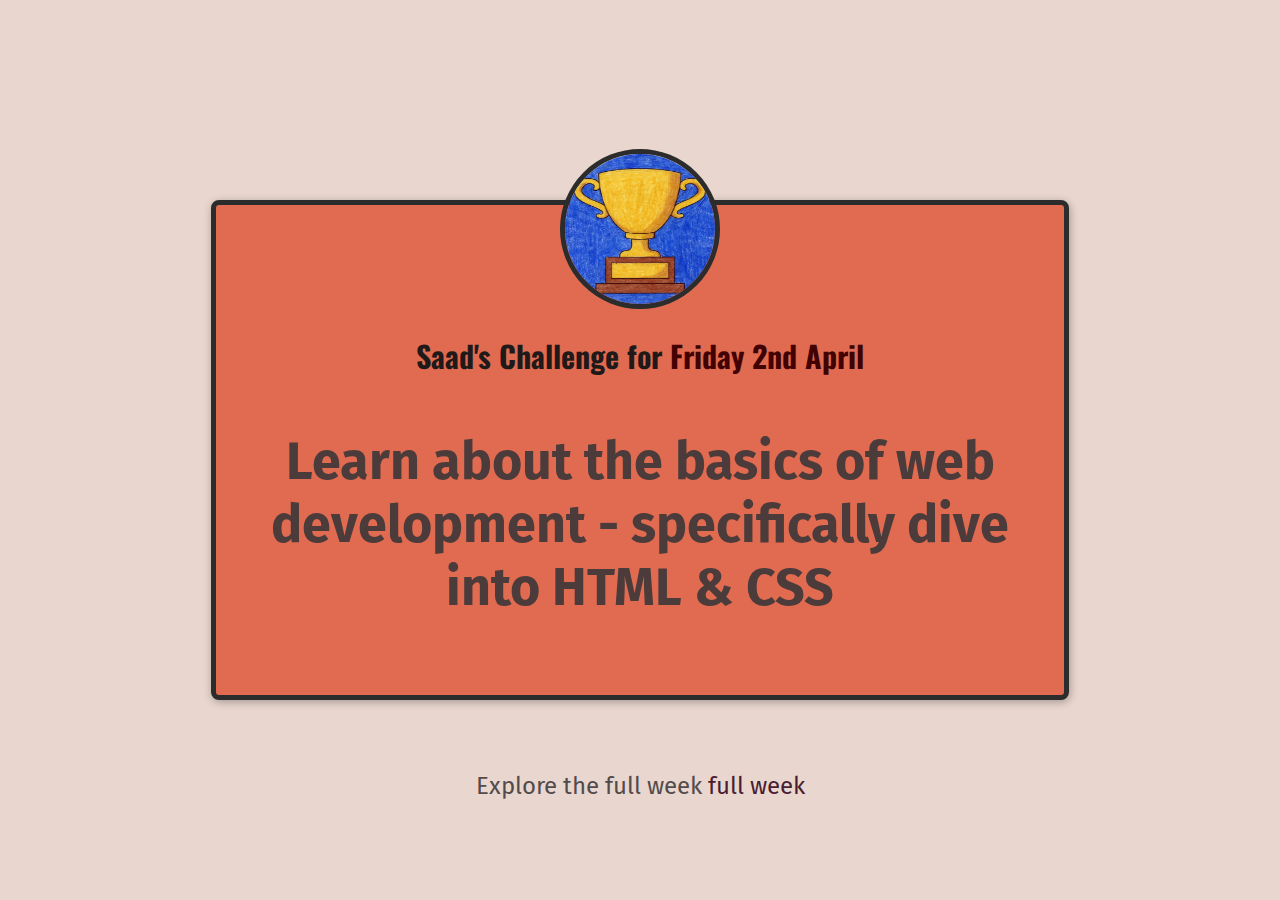
<file: index.html>
<!DOCTYPE html>
<html lang="en">
  <head>
    <meta charset="UTF-8" />
    <meta http-equiv="X-UA-Compatible" content="IE=edge" />
    <meta name="viewport" content="width=device-width, initial-scale=1.0" />
    <link rel="preconnect" href="https://fonts.googleapis.com" />
    <link rel="preconnect" href="https://fonts.gstatic.com" crossorigin />
    <link rel="preconnect" href="https://fonts.googleapis.com" />
    <link rel="preconnect" href="https://fonts.gstatic.com" crossorigin />
    <link
      href="https://fonts.googleapis.com/css2?family=Fira+Sans:wght@200;300;400;500;600;700;800;900&family=Oswald:wght@200;300;400;500;600;700&display=swap"
      rel="stylesheet"
    />
    <!-- <style>
      p {
        font-family: sans-serif;
        color: gray;
        text-align: center;
      }
      h1 {
        font-family: sans-serif;
        color: red;
        text-align: center;
      }
      a {
        color: rgb(167, 1, 78);
        text-decoration: none;
      }
      a:hover {
        text-decoration: underline;
      }
    </style> -->
    <link rel="stylesheet" href="styles/shared.css" />
    <link rel="stylesheet" href="styles/daily-challenge.css" />
    <link
      rel="icon"
      type="image/png"
      sizes="32x32"
      href="images/favicon-32x32.png"
    />
    <title>My Daily Challenge</title>
  </head>
  <body>
    <!-- <h1 style="color: red; text-align: center">
      Saad's Challenge for Friday 31st March
    </h1>
    <p style="color: gray; text-align: center">
      Learn about the basics of web development - specifically dive into HTML &
      CSS
    </p> -->

    <main>
      <img src="images/Draw-a-Trophy.webp" alt="trophy" />
      <h1>Saad's Challenge for <span>Friday 2nd April</span></h1>
      <p id="todays-challenge">
        Learn about the basics of web development - specifically dive into HTML
        & CSS
      </p>
    </main>

    <footer>
      <p>
        Explore the full week
        <a href="fullweek.html">full week</a>
      </p>
    </footer>
  </body>
</html>
</file>
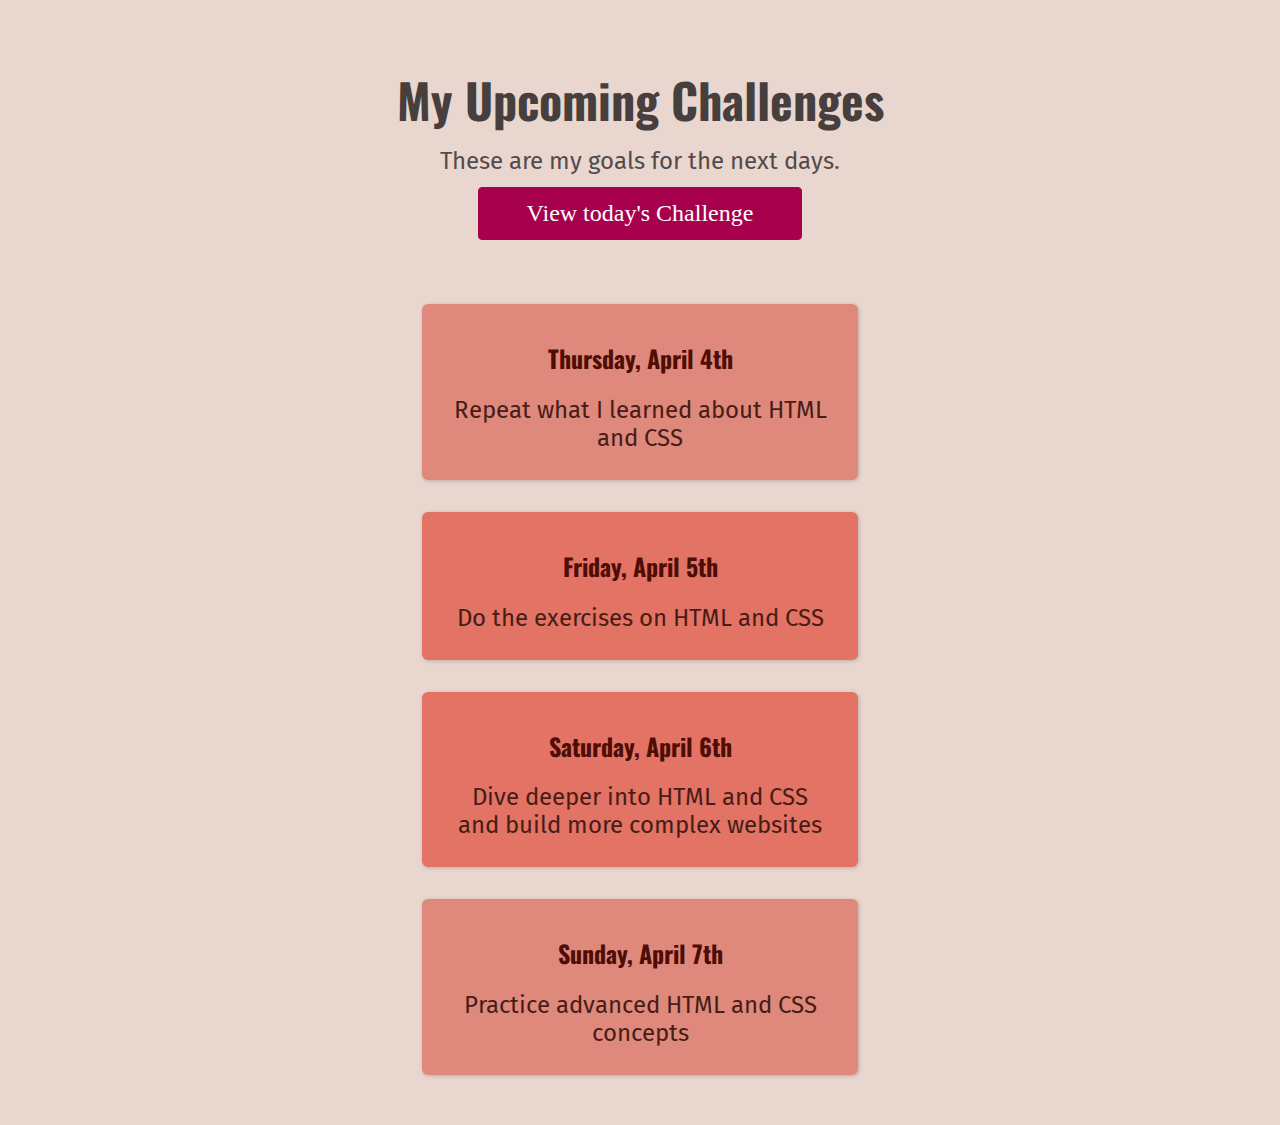
<file: fullweek.html>
<!DOCTYPE html>
<html lang="en">
  <head>
    <meta charset="UTF-8" />
    <meta http-equiv="X-UA-Compatible" content="IE=edge" />
    <meta name="viewport" content="width=device-width, initial-scale=1.0" />
    <title>My Upcoming Challenges</title>
    <link
      href="https://fonts.googleapis.com/css2?family=Fira+Sans:wght@200;300;400;500;600;700;800;900&family=Oswald:wght@200;300;400;500;600;700&display=swap"
      rel="stylesheet"
    />
    <link rel="stylesheet" href="styles/shared.css" />
    <link rel="stylesheet" href="styles/weekly-challenges.css" />
  </head>
  <body>
    <header>
      <h1>My Upcoming Challenges</h1>
      <p id="description">These are my goals for the next days.</p>
      <a href="index.html">View today's Challenge</a>
    </header>
    <main>
      <ol>
        <li>
          <h2>Thursday, April 4th</h2>
          <p>Repeat what I learned about HTML and CSS</p>
        </li>
        <li class="highlight-goal">
          <h2>Friday, April 5th</h2>
          <p>Do the exercises on HTML and CSS</p>
        </li>
        <li class="highlight-goal">
          <h2>Saturday, April 6th</h2>
          <p>Dive deeper into HTML and CSS and build more complex websites</p>
        </li>
        <li>
          <h2>Sunday, April 7th</h2>
          <p>Practice advanced HTML and CSS concepts</p>
        </li>
      </ol>
    </main>
  </body>
</html>
</file>
<file: styles/shared.css>
body {
  margin: 50px;
  text-align: center;
  background-color: rgb(233, 215, 207);
  color: rgb(83, 75, 75);
}

h1 {
  font-family: "Oswald", sans-serif;
}

p {
  font-family: "Fira Sans", sans-serif;
  font-size: 24px;
}

a {
  text-decoration: none;
  color: rgb(167, 1, 78);
}

a:hover {
  text-decoration: underline;
}
</file>
<file: styles/daily-challenge.css>
img {
  width: 150px;
  height: 150px;
  border-radius: 100px;
  margin-top: -80px;
  border: 5px solid rgb(44, 44, 44);
}

h1 {
  color: rgb(31, 25, 25);
  font-size: 30px;
}

#todays-challenge {
  color: rgb(75, 59, 59);
  font-weight: bold;
  font-size: 52px;
}

a {
  color: rgb(73, 29, 50);
}
main {
  border: 5px solid rgb(44, 44, 44);
  box-shadow: 1px 2px 8px rgb(0, 0, 0, 0.3);
  border-radius: 8px;
  width: 800px;
  background-color: #e16b51;
  margin: 200px auto 72px auto;
  padding: 24px;
}
span {
  color: rgb(66, 2, 2);
}
</file>
<file: styles/weekly-challenges.css>
header {
  margin: 64px;
}
h1 {
  font-size: 48px;
  color: rgb(71, 62, 62);
  margin: 0;
}

/* #description {
  margin-bottom: 36px;
} */

header p {
  margin: 12px 0;
}

ol {
  list-style: none;
  width: 500px;
  margin: 36px auto 0 auto;
  padding: 0;
}

/* li {
  list-style: none;
  list-style: square;
} */

a {
  padding: 12px 48px;
  background-color: rgb(167, 1, 78);
  color: white;
  font-size: 24px;
  border: 1px solid rgb(167, 1, 78);
  border-radius: 4px;
  margin: 0;
  display: inline-block;
}

a:hover {
  text-decoration: none;
  background-color: rgb(180, 12, 90);
}

li {
  padding: 16px;
  margin: 32px;
  background-color: rgb(223, 136, 124);
  border-radius: 6px;
  box-shadow: 1px 1px 4px rgba(0, 0, 0, 0.2);
}

h2 {
  color: rgb(78, 13, 5);
  font-family: "oswald", sans-serif;
}

main p {
  margin: 12px;
  color: rgb(71, 29, 22);
}
.highlight-goal {
  background-color: rgb(226, 115, 101);
}
</file>
